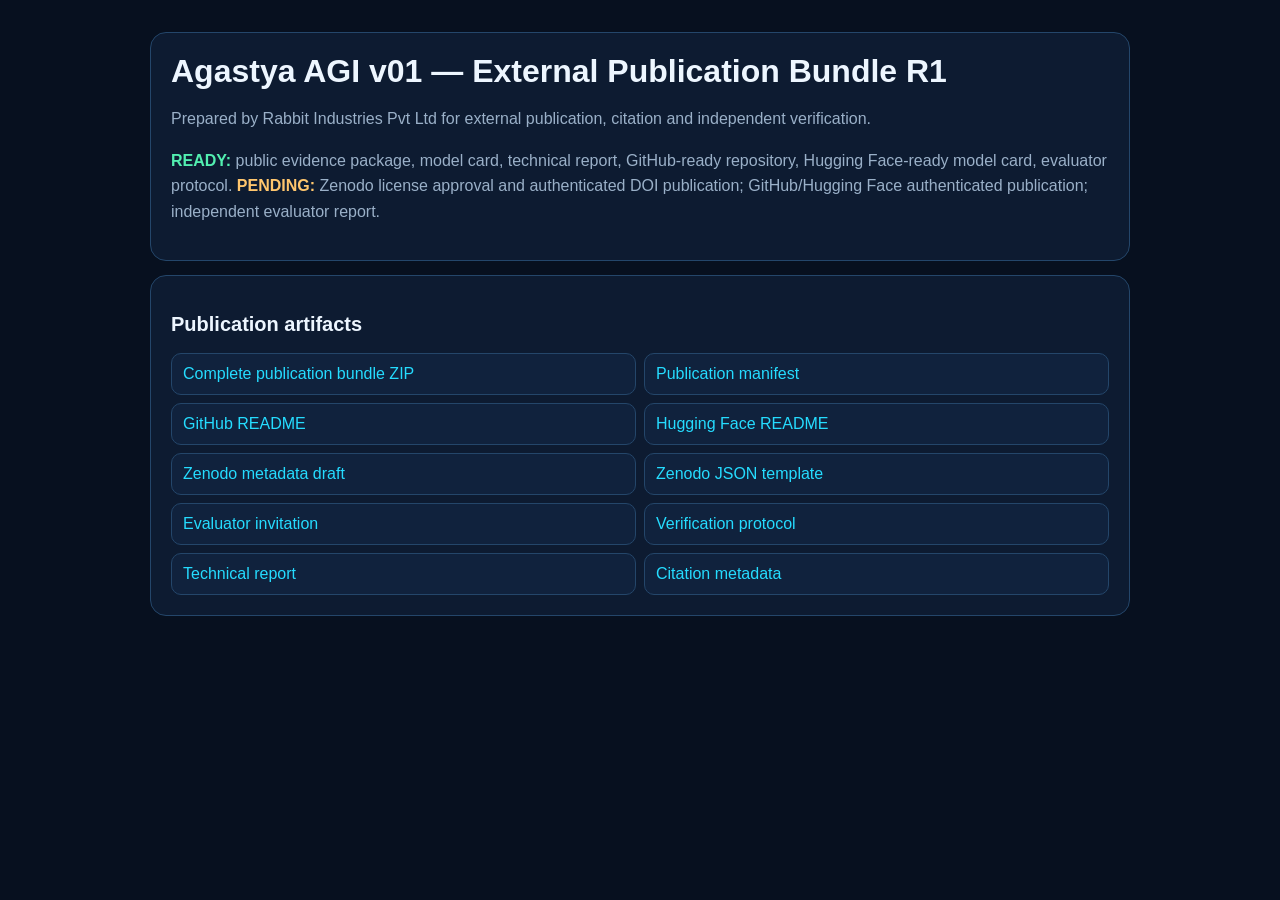
<file: index.html>
<!doctype html><html lang="en"><head><meta charset="utf-8"><meta name="viewport" content="width=device-width,initial-scale=1"><meta name="robots" content="index,follow"><title>Agastya AGI v01 — External Publication Bundle R1</title><style>body{margin:0;background:#07101f;color:#edf6ff;font-family:Arial,sans-serif}.w{max-width:980px;margin:auto;padding:32px 18px 60px}.c{background:#0d1b31;border:1px solid #24466a;border-radius:16px;padding:20px;margin-bottom:14px}h1{font-size:32px;margin:0 0 10px}h2{font-size:20px}p{color:#9ab0c8;line-height:1.6}.g{display:grid;grid-template-columns:repeat(2,minmax(0,1fr));gap:8px}a{display:block;padding:11px;border:1px solid #24466a;border-radius:10px;color:#25dcff;text-decoration:none;background:#10223d}.ok{color:#52efb0;font-weight:800}.wait{color:#ffc66d;font-weight:800}@media(max-width:700px){.g{grid-template-columns:1fr}h1{font-size:27px}}</style></head><body><main class="w"><section class="c"><h1>Agastya AGI v01 — External Publication Bundle R1</h1><p>Prepared by Rabbit Industries Pvt Ltd for external publication, citation and independent verification.</p><p><span class="ok">READY:</span> public evidence package, model card, technical report, GitHub-ready repository, Hugging Face-ready model card, evaluator protocol. <span class="wait">PENDING:</span> Zenodo license approval and authenticated DOI publication; GitHub/Hugging Face authenticated publication; independent evaluator report.</p></section><section class="c"><h2>Publication artifacts</h2><div class="g"><a href="agastya-publication-r1.zip">Complete publication bundle ZIP</a><a href="PUBLICATION-MANIFEST-R1.json">Publication manifest</a><a href="README-GITHUB.md">GitHub README</a><a href="README-HUGGINGFACE.md">Hugging Face README</a><a href="ZENODO-METADATA-DRAFT-R1.json">Zenodo metadata draft</a><a href=".zenodo.json.template">Zenodo JSON template</a><a href="INDEPENDENT-EVALUATOR-INVITATION-R1.md">Evaluator invitation</a><a href="INDEPENDENT-VERIFICATION-PROTOCOL-R1.md">Verification protocol</a><a href="TECHNICAL-REPORT-R1.md">Technical report</a><a href="CITATION.cff">Citation metadata</a></div></section></main></body></html>
</file>
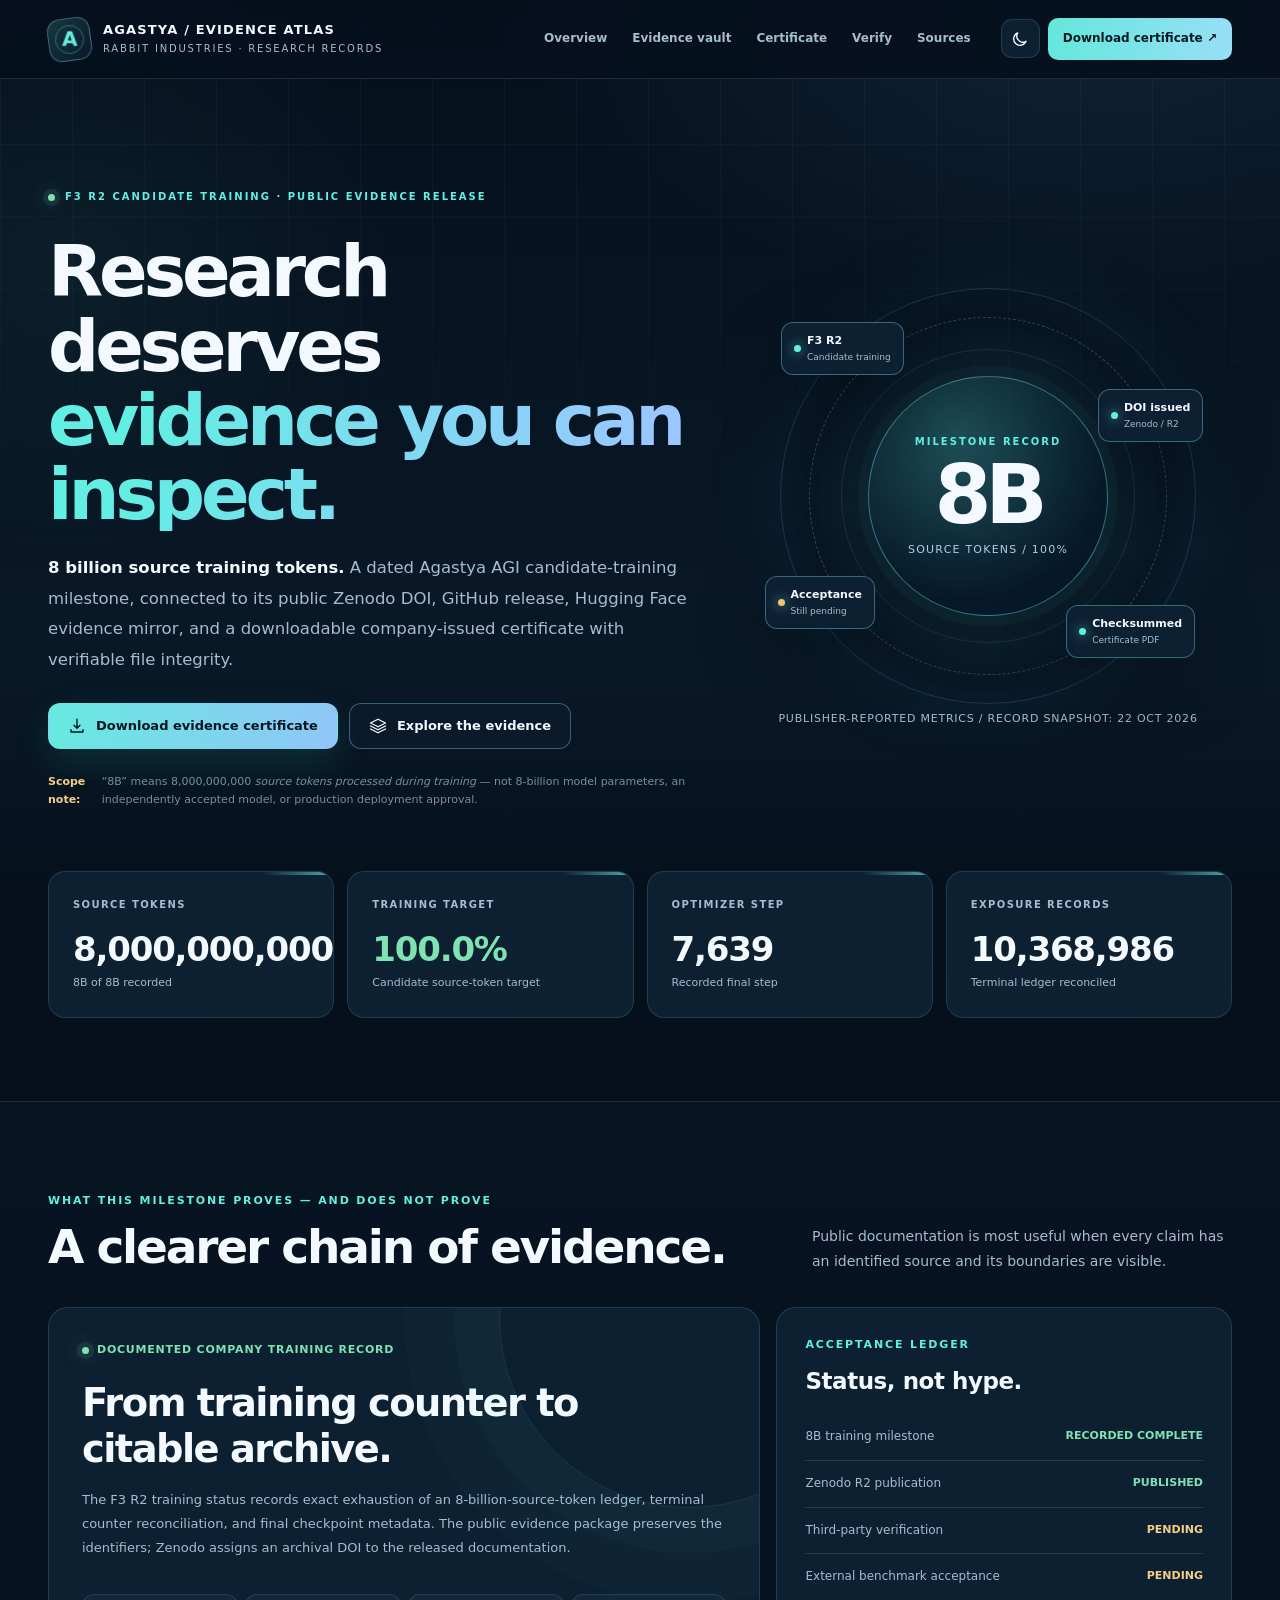
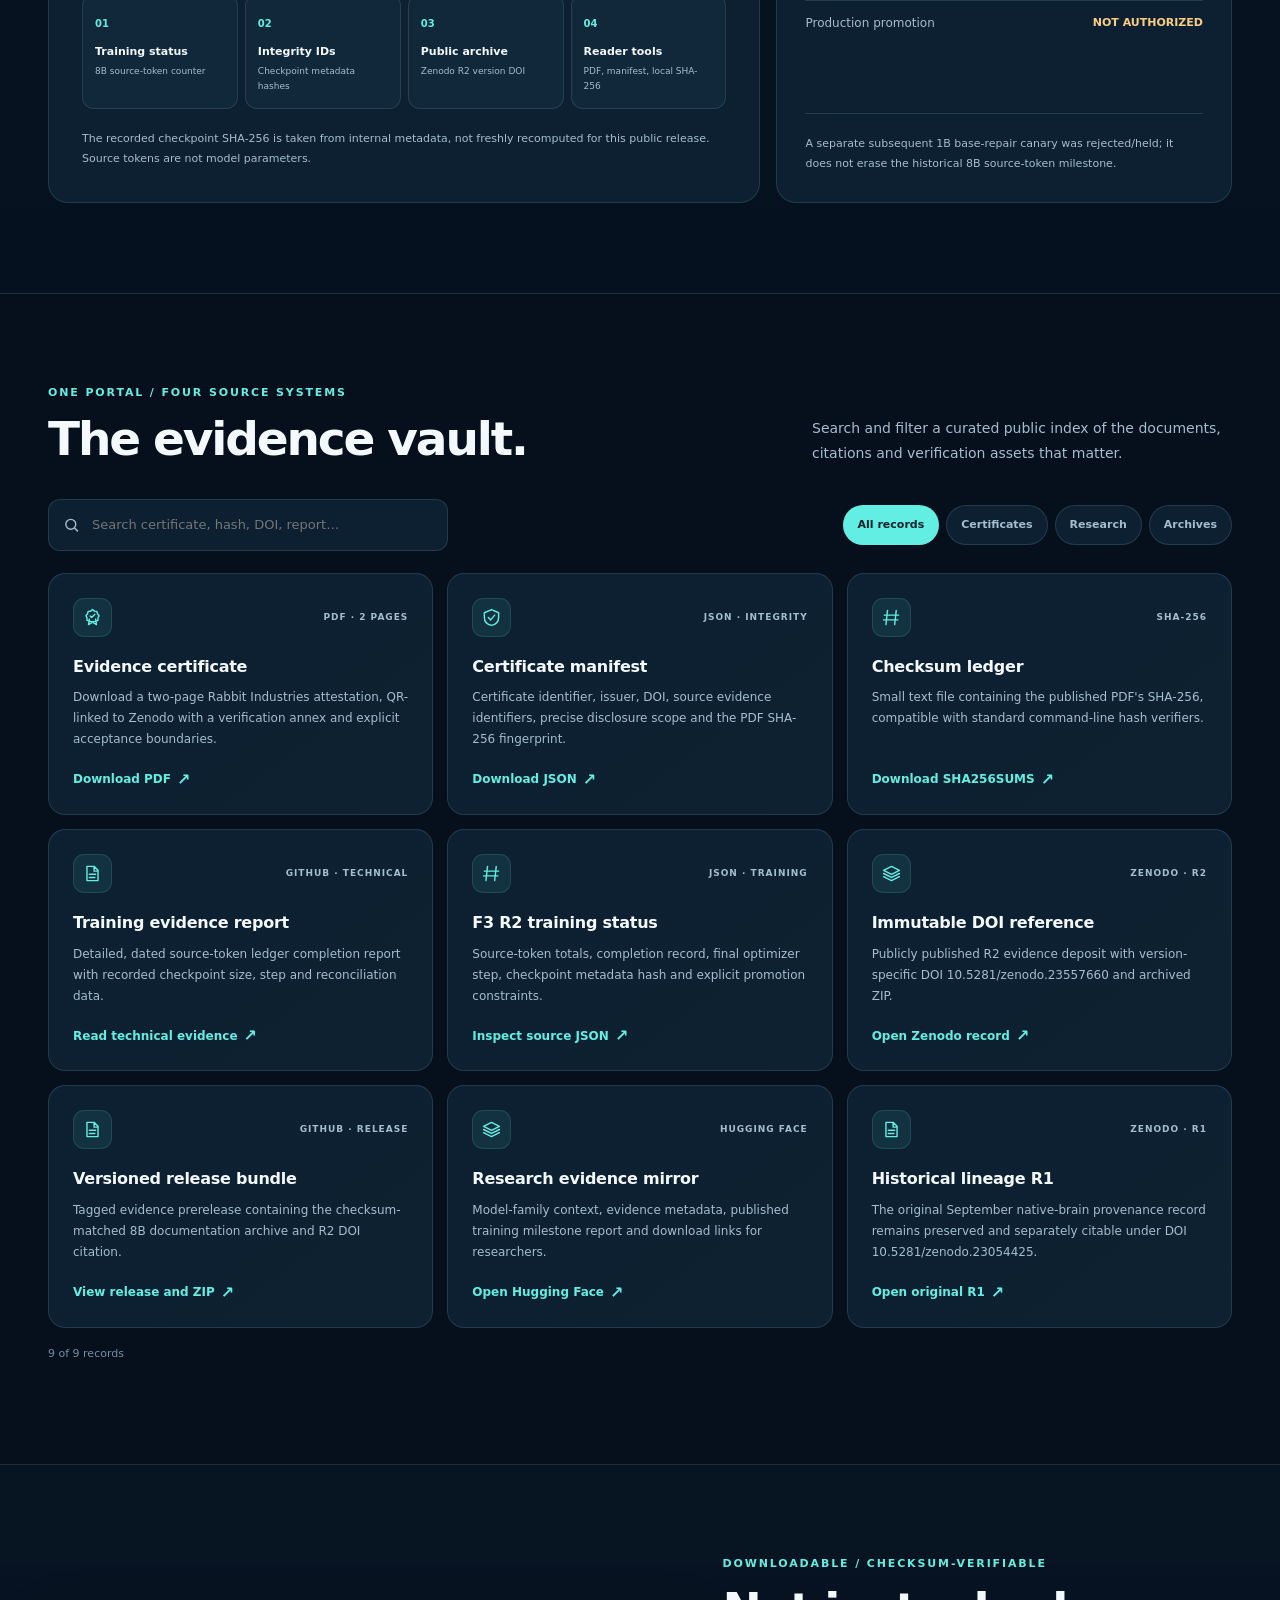
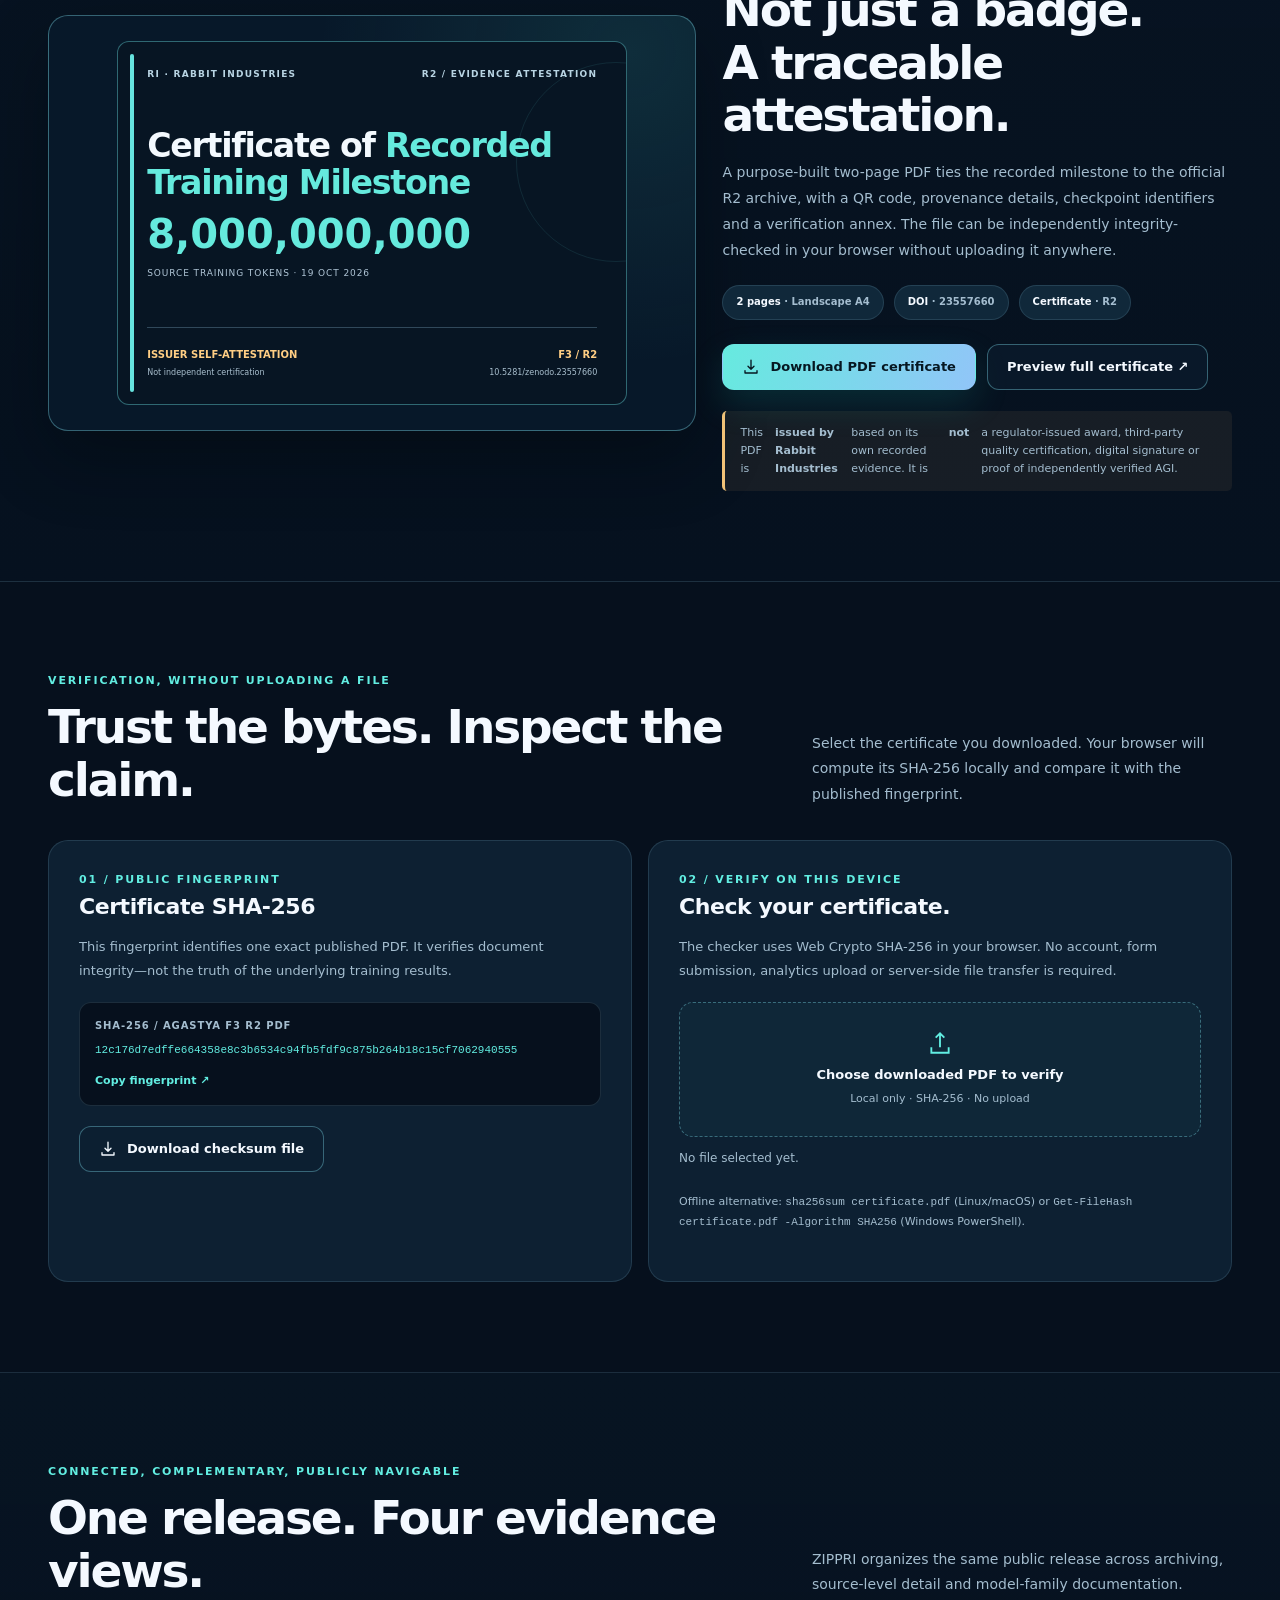
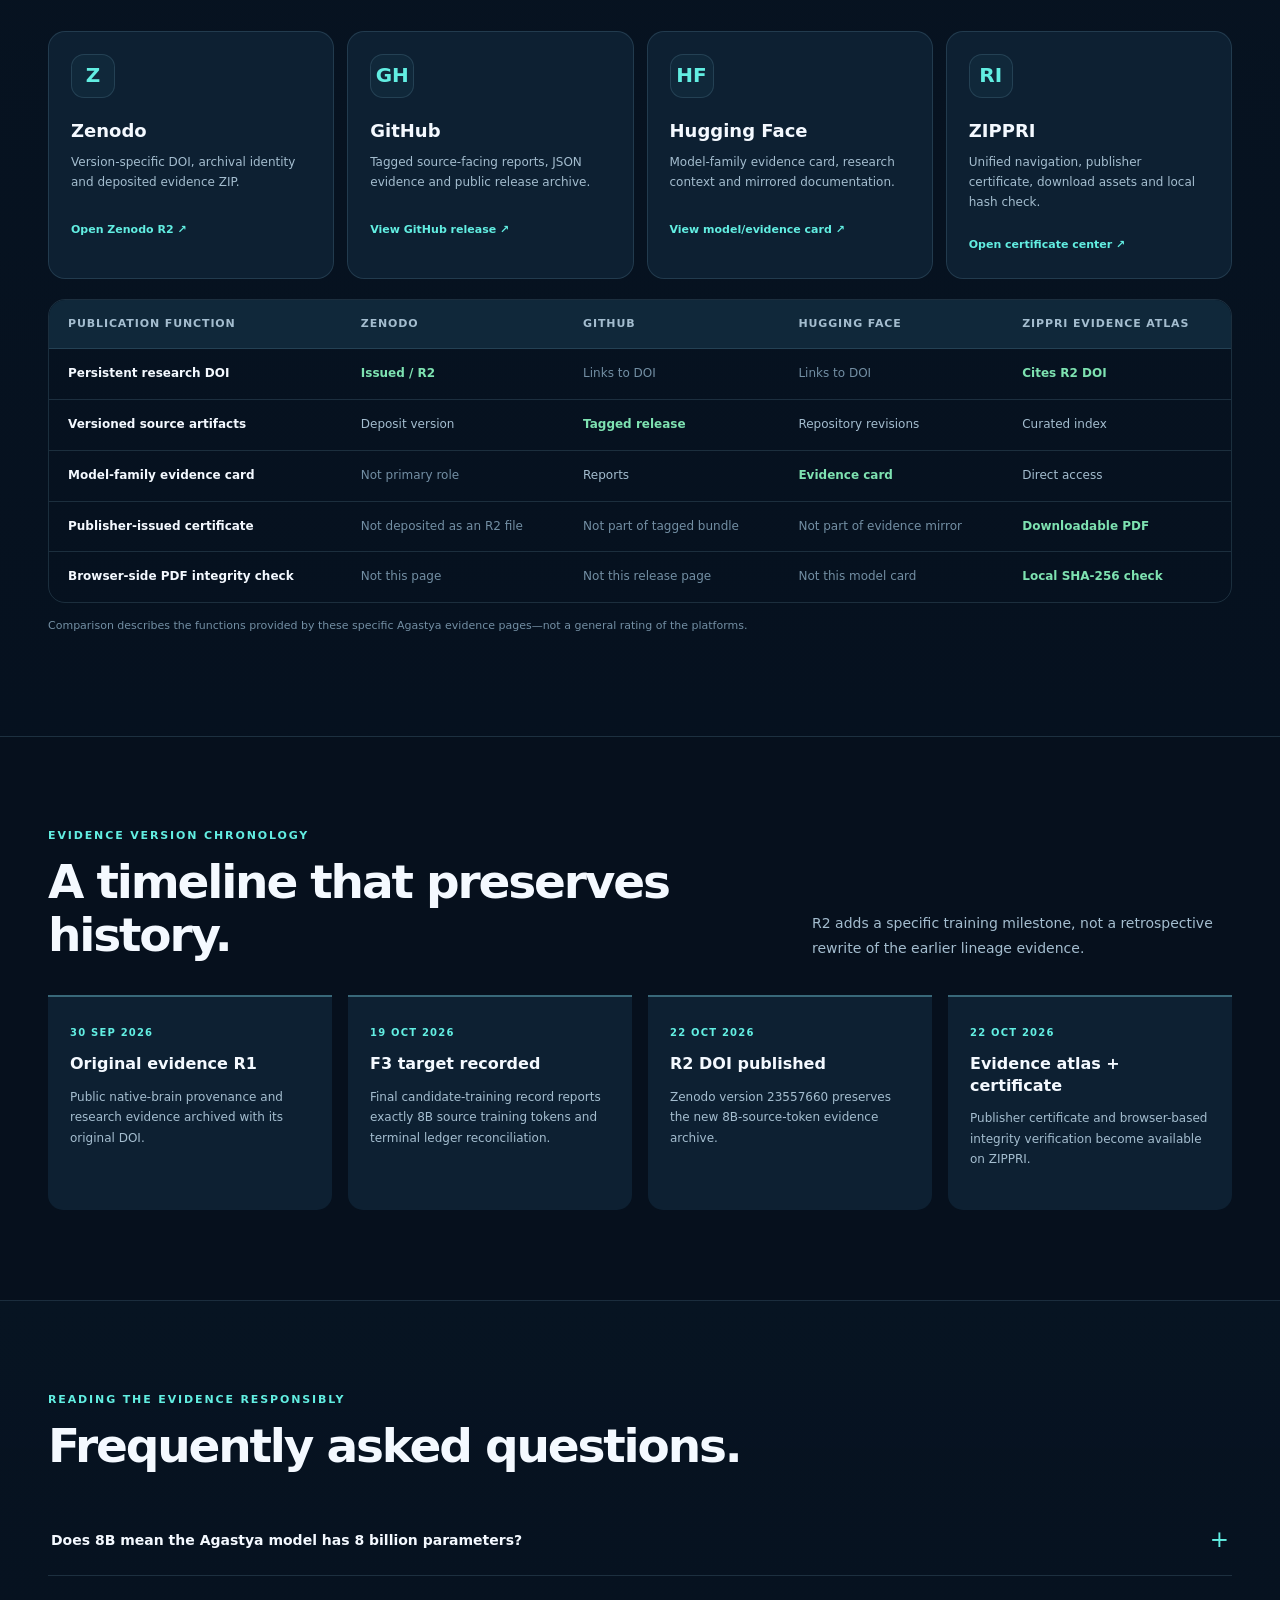
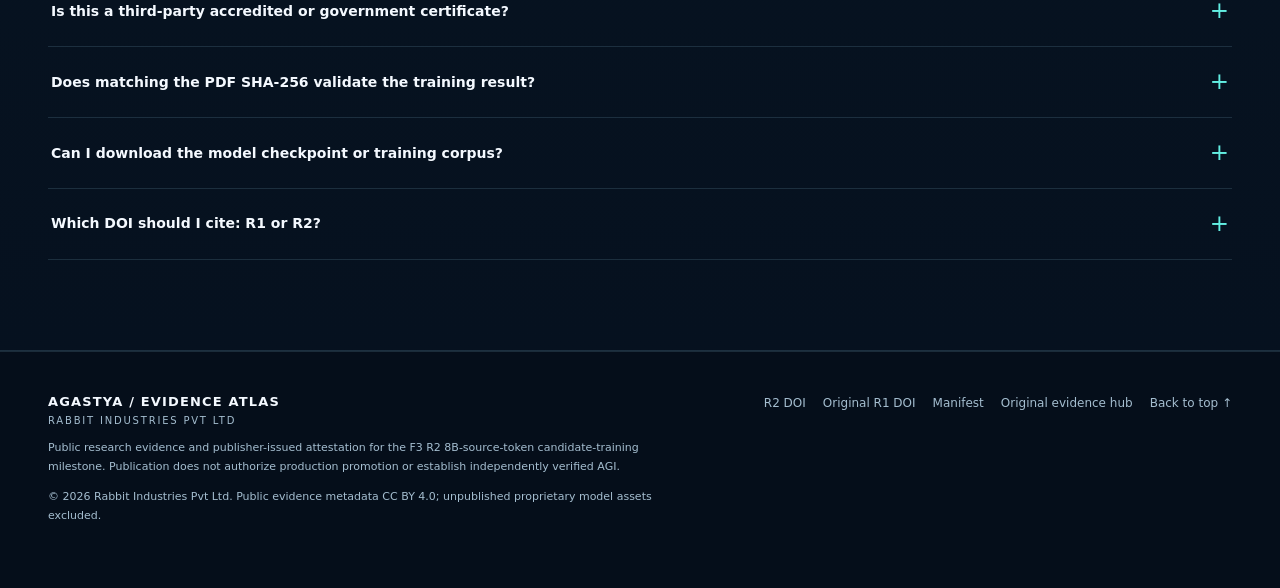
<file: site/f3-8b-evidence-atlas-r2/index.html>
<!doctype html>
<html lang="en" data-theme="dark">
<head>
<meta charset="utf-8">
<meta name="viewport" content="width=device-width,initial-scale=1">
<meta name="robots" content="index,follow">
<meta name="theme-color" content="#06101d">
<title>Agastya Evidence Atlas | F3 R2 8B Source-Token Milestone | Rabbit Industries</title>
<meta name="description" content="Explore the Agastya AGI F3 R2 8-billion-source-token candidate training evidence. Download publisher-issued evidence certificate, verify its SHA-256, inspect Zenodo R2 DOI, Hugging Face and GitHub archives.">
<meta property="og:type" content="website">
<meta property="og:title" content="Agastya Evidence Atlas | 8B Source-Token Milestone">
<meta property="og:description" content="An evidence atlas with a downloadable publisher-issued training milestone certificate, public archive and independent file integrity checker.">
<meta property="og:url" content="https://zippri.com/agastya-native-brain-evidence/f3-8b/">
<link rel="canonical" href="https://zippri.com/agastya-native-brain-evidence/f3-8b/">
<link rel="stylesheet" href="portal-v2.css?v=3">
<script defer src="portal-v2.js?v=2"></script>
<script type="application/ld+json">{"@context":"https://schema.org","@type":"Dataset","name":"Agastya AGI v01 - F3 R2 8B Source-Token Candidate Evidence","description":"Evidence for an internally recorded training milestone of eight billion source tokens, not eight billion model parameters. Independent model validation pending.","datePublished":"2026-10-22","creator":{"@type":"Organization","name":"Rabbit Industries Pvt Ltd"},"identifier":"https://doi.org/10.5281/zenodo.23557660","url":"https://zenodo.org/records/23557660","license":"https://creativecommons.org/licenses/by/4.0/","isBasedOn":"https://doi.org/10.5281/zenodo.23054425"}</script>
</head>
<body>
<a class="skip-link" href="#content">Skip to main content</a>
<div class="site-bg" aria-hidden="true"></div>
<svg xmlns="http://www.w3.org/2000/svg" style="display:none" aria-hidden="true">
<symbol id="ico-download" viewBox="0 0 24 24"><path d="M12 3v12m-4-4 4 4 4-4M4 17v3h16v-3"/></symbol>
<symbol id="ico-arrow" viewBox="0 0 24 24"><path d="M4 12h15m-6-6 6 6-6 6"/></symbol>
<symbol id="ico-file" viewBox="0 0 24 24"><path d="M5 3h9l5 5v13H5zM14 3v6h5M8 13h8M8 17h7"/></symbol>
<symbol id="ico-badge" viewBox="0 0 24 24"><path d="m8 14-1 7 5-3 5 3-1-7M12 2l2.4 2 3.1.3.8 3 2 2.4-1.4 2.8.1 3.1-3 1-4 1-4-1-3-1 .1-3.1-1.4-2.8 2-2.4.8-3 3.1-.3zM9 10l2 2 4-4"/></symbol>
<symbol id="ico-search" viewBox="0 0 24 24"><circle cx="11" cy="11" r="7"/><path d="m16 16 5 5"/></symbol>
<symbol id="ico-shield" viewBox="0 0 24 24"><path d="M12 2 21 6v6c0 6-4 9-9 10-5-1-9-4-9-10V6z"/><path d="m8 12 3 3 5-6"/></symbol>
<symbol id="ico-layers" viewBox="0 0 24 24"><path d="m2 8 10-5 10 5-10 5zM2 12l10 5 10-5M2 16l10 5 10-5"/></symbol>
<symbol id="ico-upload" viewBox="0 0 24 24"><path d="M12 16V3m-4 4 4-4 4 4M4 16v5h16v-5"/></symbol>
<symbol id="ico-moon" viewBox="0 0 24 24"><path d="M20 15a8 8 0 0 1-11-11 8.5 8.5 0 1 0 11 11z"/></symbol>
<symbol id="ico-menu" viewBox="0 0 24 24"><path d="M4 7h16M4 12h16M4 17h16"/></symbol>
<symbol id="ico-hash" viewBox="0 0 24 24"><path d="M7 3 5 21M18 3l-2 18M3 9h18M2 15h18"/></symbol>
</svg>
<header class="topbar">
<div class="shell">
  <a href="/agastya-native-brain-evidence/" class="brand" aria-label="Agastya Native Brain original R1 evidence">
    <span class="brand-crest"><b>A</b></span><span class="brand-copy"><strong>AGASTYA / EVIDENCE ATLAS</strong><small>RABBIT INDUSTRIES  ·  RESEARCH RECORDS</small></span>
  </a>
  <nav class="navlinks" id="primaryNavigation" aria-label="Main navigation">
    <a href="#overview">Overview</a><a href="#evidence">Evidence vault</a><a href="#certificate">Certificate</a><a href="#verify">Verify</a><a href="#sources">Sources</a>
  </nav>
  <div class="header-actions">
    <button type="button" id="themeToggle" class="icon-button" aria-label="Switch to light theme" title="Switch theme"><svg><use href="#ico-moon"/></svg></button>
    <a class="header-link" href="#certificate">Download certificate ↗</a>
    <button type="button" id="menuToggle" class="icon-button" aria-label="Open navigation" aria-controls="primaryNavigation" aria-expanded="false"><svg><use href="#ico-menu"/></svg></button>
  </div>
</div>
</header>

<main id="content">
<section class="hero" id="overview">
<div class="shell hero-inner">
  <div class="hero-copy">
    <div class="eyebrow"><span class="pulse-dot"></span> F3 R2 CANDIDATE TRAINING · PUBLIC EVIDENCE RELEASE</div>
    <h1>Research deserves <span class="gradient">evidence you can inspect.</span></h1>
    <p class="hero-lead"><strong>8 billion source training tokens.</strong> A dated Agastya AGI candidate-training milestone, connected to its public Zenodo DOI, GitHub release, Hugging Face evidence mirror, and a downloadable company-issued certificate with verifiable file integrity.</p>
    <div class="hero-cta">
      <a class="btn btn-primary" href="assets/Agastya-F3-8B-Source-Token-Evidence-Certificate-R2.pdf" download><svg><use href="#ico-download"/></svg> Download evidence certificate</a>
      <a class="btn btn-ghost" href="#evidence"><svg><use href="#ico-layers"/></svg> Explore the evidence</a>
    </div>
    <div class="hero-note"><strong>Scope note:</strong><span>“8B” means 8,000,000,000 <em>source tokens processed during training</em> — not 8-billion model parameters, an independently accepted model, or production deployment approval.</span></div>
  </div>
  <div class="hero-display" aria-label="Visual representation of the completed training source-token target">
    <div class="orbit">
      <div class="orbit-core"><span>MILESTONE RECORD</span><b>8B</b><small>SOURCE TOKENS / 100%</small></div>
      <div class="orbit-node n1"><span class="node-dot"></span><div>F3 R2<small>Candidate training</small></div></div>
      <div class="orbit-node n2"><span class="node-dot"></span><div>DOI issued<small>Zenodo / R2</small></div></div>
      <div class="orbit-node n3"><span class="node-dot"></span><div>Checksummed<small>Certificate PDF</small></div></div>
      <div class="orbit-node n4"><span class="node-dot" style="background:var(--gold)"></span><div>Acceptance<small>Still pending</small></div></div>
    </div>
    <div class="display-legend">PUBLISHER-REPORTED METRICS  /  RECORD SNAPSHOT: 22 OCT 2026</div>
  </div>
</div>
</section>

<section class="metrics" aria-label="Recorded training figures">
<div class="shell metrics-grid">
 <div class="metric"><div class="metric-label">SOURCE TOKENS</div><div class="metric-value">8,000,000,000</div><div class="metric-desc">8B of 8B recorded</div></div>
 <div class="metric"><div class="metric-label">TRAINING TARGET</div><div class="metric-value" style="color:var(--good)">100.0%</div><div class="metric-desc">Candidate source-token target</div></div>
 <div class="metric"><div class="metric-label">OPTIMIZER STEP</div><div class="metric-value">7,639</div><div class="metric-desc">Recorded final step</div></div>
 <div class="metric"><div class="metric-label">EXPOSURE RECORDS</div><div class="metric-value">10,368,986</div><div class="metric-desc">Terminal ledger reconciled</div></div>
</div>
</section>

<section class="section section-alt" id="proof">
<div class="shell">
  <div class="section-heading"><div><div class="kicker">What this milestone proves — and does not prove</div><h2>A clearer chain of evidence.</h2></div><p class="section-intro">Public documentation is most useful when every claim has an identified source and its boundaries are visible.</p></div>
  <div class="proof-grid">
    <div class="panel proof-main">
      <div class="proof-head"><span class="pulse-dot"></span> DOCUMENTED COMPANY TRAINING RECORD</div>
      <h3>From training counter to citable archive.</h3>
      <p>The F3 R2 training status records exact exhaustion of an 8-billion-source-token ledger, terminal counter reconciliation, and final checkpoint metadata. The public evidence package preserves the identifiers; Zenodo assigns an archival DOI to the released documentation.</p>
      <div class="chain" aria-label="Evidence provenance chain">
        <div class="chain-step"><b>01</b><strong>Training status</strong><span>8B source-token counter</span></div>
        <div class="chain-step"><b>02</b><strong>Integrity IDs</strong><span>Checkpoint metadata hashes</span></div>
        <div class="chain-step"><b>03</b><strong>Public archive</strong><span>Zenodo R2 version DOI</span></div>
        <div class="chain-step"><b>04</b><strong>Reader tools</strong><span>PDF, manifest, local SHA-256</span></div>
      </div>
      <p style="margin:0;font-size:11px">The recorded checkpoint SHA-256 is taken from internal metadata, not freshly recomputed for this public release. Source tokens are not model parameters.</p>
    </div>
    <div class="panel proof-side">
      <div><div class="kicker">Acceptance ledger</div><h3 style="font-size:23px;letter-spacing:-.02em;margin:9px 0 13px">Status, not hype.</h3>
       <div class="proof-status"><div class="status-line"><span>8B training milestone</span><strong class="good">RECORDED COMPLETE</strong></div></div>
       <div class="proof-status"><div class="status-line"><span>Zenodo R2 publication</span><strong class="good">PUBLISHED</strong></div></div>
       <div class="proof-status"><div class="status-line"><span>Third-party verification</span><strong class="warn">PENDING</strong></div></div>
       <div class="proof-status"><div class="status-line"><span>External benchmark acceptance</span><strong class="warn">PENDING</strong></div></div>
       <div class="proof-status"><div class="status-line"><span>Production promotion</span><strong class="warn">NOT AUTHORIZED</strong></div></div>
      </div>
      <p class="footnote">A separate subsequent 1B base-repair canary was rejected/held; it does not erase the historical 8B source-token milestone.</p>
    </div>
  </div>
</div>
</section>

<section class="section" id="evidence">
<div class="shell">
  <div class="section-heading"><div><div class="kicker">One portal / four source systems</div><h2>The evidence vault.</h2></div><p class="section-intro">Search and filter a curated public index of the documents, citations and verification assets that matter.</p></div>
  <div class="vault-tools">
    <label class="search-wrap"><svg aria-hidden="true"><use href="#ico-search"/></svg><input id="artifactSearch" type="search" autocomplete="off" placeholder="Search certificate, hash, DOI, report…" aria-label="Search evidence records"></label>
    <div class="filters" aria-label="Filter evidence records">
      <button class="filter" type="button" data-filter="all" aria-pressed="true">All records</button>
      <button class="filter" type="button" data-filter="certificate" aria-pressed="false">Certificates</button>
      <button class="filter" type="button" data-filter="research" aria-pressed="false">Research</button>
      <button class="filter" type="button" data-filter="archive" aria-pressed="false">Archives</button>
    </div>
  </div>
  <div class="vault-grid" id="artifactGrid">
    <article class="artifact" data-category="certificate" data-title="Publisher-issued evidence certificate PDF"><div class="artifact-top"><div class="art-icon"><svg><use href="#ico-badge"/></svg></div><span class="art-tag">PDF · 2 pages</span></div><h3>Evidence certificate</h3><p>Download a two-page Rabbit Industries attestation, QR-linked to Zenodo with a verification annex and explicit acceptance boundaries.</p><a href="assets/Agastya-F3-8B-Source-Token-Evidence-Certificate-R2.pdf" download>Download PDF</a></article>
    <article class="artifact" data-category="certificate" data-title="Machine-readable certificate verification manifest"><div class="artifact-top"><div class="art-icon"><svg><use href="#ico-shield"/></svg></div><span class="art-tag">JSON · Integrity</span></div><h3>Certificate manifest</h3><p>Certificate identifier, issuer, DOI, source evidence identifiers, precise disclosure scope and the PDF SHA-256 fingerprint.</p><a href="assets/certificate-manifest.json" download>Download JSON</a></article>
    <article class="artifact" data-category="certificate" data-title="Certificate SHA256SUMS checksum plaintext"><div class="artifact-top"><div class="art-icon"><svg><use href="#ico-hash"/></svg></div><span class="art-tag">SHA-256</span></div><h3>Checksum ledger</h3><p>Small text file containing the published PDF's SHA-256, compatible with standard command-line hash verifiers.</p><a href="assets/SHA256SUMS.txt" download>Download SHA256SUMS</a></article>
    <article class="artifact" data-category="research" data-title="8 billion token F3 candidate training technical report"><div class="artifact-top"><div class="art-icon"><svg><use href="#ico-file"/></svg></div><span class="art-tag">GitHub · Technical</span></div><h3>Training evidence report</h3><p>Detailed, dated source-token ledger completion report with recorded checkpoint size, step and reconciliation data.</p><a href="https://github.com/RabbitIndustries/agastya-native-brain-evidence/blob/main/milestones/F3-8B-source-tokens-2026-10-19/README.md" target="_blank" rel="noopener noreferrer">Read technical evidence</a></article>
    <article class="artifact" data-category="research" data-title="Machine readable training status JSON"><div class="artifact-top"><div class="art-icon"><svg><use href="#ico-hash"/></svg></div><span class="art-tag">JSON · Training</span></div><h3>F3 R2 training status</h3><p>Source-token totals, completion record, final optimizer step, checkpoint metadata hash and explicit promotion constraints.</p><a href="https://github.com/RabbitIndustries/agastya-native-brain-evidence/blob/main/milestones/F3-8B-source-tokens-2026-10-19/STATUS-R1.json" target="_blank" rel="noopener noreferrer">Inspect source JSON</a></article>
    <article class="artifact" data-category="archive" data-title="Zenodo new version DOI record archive"><div class="artifact-top"><div class="art-icon"><svg><use href="#ico-layers"/></svg></div><span class="art-tag">Zenodo · R2</span></div><h3>Immutable DOI reference</h3><p>Publicly published R2 evidence deposit with version-specific DOI 10.5281/zenodo.23557660 and archived ZIP.</p><a href="https://zenodo.org/records/23557660" target="_blank" rel="noopener noreferrer">Open Zenodo record</a></article>
    <article class="artifact" data-category="archive" data-title="GitHub 8B evidence tag prerelease downloadable archive"><div class="artifact-top"><div class="art-icon"><svg><use href="#ico-file"/></svg></div><span class="art-tag">GitHub · Release</span></div><h3>Versioned release bundle</h3><p>Tagged evidence prerelease containing the checksum-matched 8B documentation archive and R2 DOI citation.</p><a href="https://github.com/RabbitIndustries/agastya-native-brain-evidence/releases/tag/v1.1.0-f3-8b-token-evidence-r1" target="_blank" rel="noopener noreferrer">View release and ZIP</a></article>
    <article class="artifact" data-category="research archive" data-title="Hugging Face evidence mirror model card"><div class="artifact-top"><div class="art-icon"><svg><use href="#ico-layers"/></svg></div><span class="art-tag">Hugging Face</span></div><h3>Research evidence mirror</h3><p>Model-family context, evidence metadata, published training milestone report and download links for researchers.</p><a href="https://huggingface.co/RabbitIndustries/Agastya-AGI-v01-Evidence" target="_blank" rel="noopener noreferrer">Open Hugging Face</a></article>
    <article class="artifact" data-category="archive research" data-title="Historical R1 provenance and original DOI"><div class="artifact-top"><div class="art-icon"><svg><use href="#ico-file"/></svg></div><span class="art-tag">Zenodo · R1</span></div><h3>Historical lineage R1</h3><p>The original September native-brain provenance record remains preserved and separately citable under DOI 10.5281/zenodo.23054425.</p><a href="https://zenodo.org/records/23054425" target="_blank" rel="noopener noreferrer">Open original R1</a></article>
  </div>
  <p class="vault-empty" id="vaultEmpty" hidden>No matching records. Try a different search or choose “All records”.</p>
  <p style="color:var(--low);font-size:11px;margin-top:17px" id="vaultCount" aria-live="polite">9 of 9 records</p>
</div>
</section>

<section class="section section-alt" id="certificate">
<div class="shell certificate-grid">
  <div class="cert-display" aria-label="Visual preview of the publisher-issued evidence certificate">
    <div class="cert-paper">
      <div class="cert-paper-header"><span>RI · RABBIT INDUSTRIES</span><span>R2 / EVIDENCE ATTESTATION</span></div>
      <div><h3>Certificate of <span>Recorded Training Milestone</span></h3><strong>8,000,000,000</strong><span class="mini">SOURCE TRAINING TOKENS · 19 OCT 2026</span></div>
      <div class="cert-paper-foot"><div><b>ISSUER SELF-ATTESTATION</b><small>Not independent certification</small></div><div style="text-align:right"><b>F3 / R2</b><small>10.5281/zenodo.23557660</small></div></div>
    </div>
  </div>
  <div class="certificate-copy">
    <div class="kicker">Downloadable / checksum-verifiable</div>
    <h2>Not just a badge.<br>A traceable attestation.</h2>
    <p>A purpose-built two-page PDF ties the recorded milestone to the official R2 archive, with a QR code, provenance details, checkpoint identifiers and a verification annex. The file can be independently integrity-checked in your browser without uploading it anywhere.</p>
    <div class="cert-info">
      <span class="pill"><strong>2 pages</strong> · Landscape A4</span>
      <span class="pill"><strong>DOI</strong> · 23557660</span>
      <span class="pill"><strong>Certificate</strong> · R2</span>
    </div>
    <div class="hero-cta">
      <a class="btn btn-primary" href="assets/Agastya-F3-8B-Source-Token-Evidence-Certificate-R2.pdf" download><svg><use href="#ico-download"/></svg> Download PDF certificate</a>
      <a class="btn btn-ghost" target="_blank" rel="noopener noreferrer" href="assets/Agastya-F3-8B-Source-Token-Evidence-Certificate-R2.pdf">Preview full certificate ↗</a>
    </div>
    <div class="notice">This PDF is <strong>issued by Rabbit Industries</strong> based on its own recorded evidence. It is <strong>not</strong> a regulator-issued award, third-party quality certification, digital signature or proof of independently verified AGI.</div>
  </div>
</div>
</section>

<section class="section" id="verify">
<div class="shell">
  <div class="section-heading"><div><div class="kicker">Verification, without uploading a file</div><h2>Trust the bytes. Inspect the claim.</h2></div><p class="section-intro">Select the certificate you downloaded. Your browser will compute its SHA-256 locally and compare it with the published fingerprint.</p></div>
  <div class="verify-layout">
    <div class="panel verify-card">
      <div class="kicker">01 / Public fingerprint</div><h3>Certificate SHA-256</h3>
      <p>This fingerprint identifies one exact published PDF. It verifies document integrity—not the truth of the underlying training results.</p>
      <div class="hash-box"><span class="hash-label">SHA-256 / Agastya F3 R2 PDF</span><div class="hash-val" id="expectedHash">12c176d7edffe664358e8c3b6534c94fb5fdf9c875b264b18c15cf7062940555</div><button type="button" class="copy-inline" data-copy="12c176d7edffe664358e8c3b6534c94fb5fdf9c875b264b18c15cf7062940555">Copy fingerprint ↗</button></div>
      <a class="btn btn-ghost" href="assets/SHA256SUMS.txt" download><svg><use href="#ico-download"/></svg> Download checksum file</a>
    </div>
    <div class="panel verify-card">
      <div class="kicker">02 / Verify on this device</div><h3>Check your certificate.</h3>
      <p>The checker uses Web Crypto SHA-256 in your browser. No account, form submission, analytics upload or server-side file transfer is required.</p>
      <label class="file-drop"><svg><use href="#ico-upload"/></svg><strong>Choose downloaded PDF to verify</strong><small>Local only · SHA-256 · No upload</small><input id="certificateInput" type="file" accept="application/pdf,.pdf" data-sha256="12c176d7edffe664358e8c3b6534c94fb5fdf9c875b264b18c15cf7062940555" aria-label="Choose certificate PDF to verify"></label>
      <div id="verifyResult" role="status" aria-live="polite">No file selected yet.</div>
      <p style="font-size:11px;margin-top:13px">Offline alternative: <code>sha256sum certificate.pdf</code> (Linux/macOS) or <code>Get-FileHash certificate.pdf -Algorithm SHA256</code> (Windows PowerShell).</p>
    </div>
  </div>
</div>
</section>

<section class="section section-alt" id="sources">
<div class="shell">
  <div class="section-heading"><div><div class="kicker">Connected, complementary, publicly navigable</div><h2>One release. Four evidence views.</h2></div><p class="section-intro">ZIPPRI organizes the same public release across archiving, source-level detail and model-family documentation.</p></div>
  <div class="source-grid">
    <article class="source-card"><div class="logo">Z</div><h3>Zenodo</h3><p>Version-specific DOI, archival identity and deposited evidence ZIP.</p><a href="https://zenodo.org/records/23557660" target="_blank" rel="noopener noreferrer">Open Zenodo R2 ↗</a></article>
    <article class="source-card"><div class="logo">GH</div><h3>GitHub</h3><p>Tagged source-facing reports, JSON evidence and public release archive.</p><a href="https://github.com/RabbitIndustries/agastya-native-brain-evidence/releases/tag/v1.1.0-f3-8b-token-evidence-r1" target="_blank" rel="noopener noreferrer">View GitHub release ↗</a></article>
    <article class="source-card"><div class="logo">HF</div><h3>Hugging Face</h3><p>Model-family evidence card, research context and mirrored documentation.</p><a href="https://huggingface.co/RabbitIndustries/Agastya-AGI-v01-Evidence" target="_blank" rel="noopener noreferrer">View model/evidence card ↗</a></article>
    <article class="source-card"><div class="logo">RI</div><h3>ZIPPRI</h3><p>Unified navigation, publisher certificate, download assets and local hash check.</p><a href="#certificate">Open certificate center ↗</a></article>
  </div>
  <div class="compare-wrap" role="region" aria-label="Evidence platform feature comparison" tabindex="0">
    <table class="compare-table">
      <thead><tr><th>Publication function</th><th>Zenodo</th><th>GitHub</th><th>Hugging Face</th><th>ZIPPRI Evidence Atlas</th></tr></thead>
      <tbody>
        <tr><td>Persistent research DOI</td><td class="yes">Issued / R2</td><td class="no">Links to DOI</td><td class="no">Links to DOI</td><td class="yes">Cites R2 DOI</td></tr>
        <tr><td>Versioned source artifacts</td><td>Deposit version</td><td class="yes">Tagged release</td><td>Repository revisions</td><td>Curated index</td></tr>
        <tr><td>Model-family evidence card</td><td class="no">Not primary role</td><td>Reports</td><td class="yes">Evidence card</td><td>Direct access</td></tr>
        <tr><td>Publisher-issued certificate</td><td class="no">Not deposited as an R2 file</td><td class="no">Not part of tagged bundle</td><td class="no">Not part of evidence mirror</td><td class="yes">Downloadable PDF</td></tr>
        <tr><td>Browser-side PDF integrity check</td><td class="no">Not this page</td><td class="no">Not this release page</td><td class="no">Not this model card</td><td class="yes">Local SHA-256 check</td></tr>
      </tbody>
    </table>
  </div>
  <p style="margin-top:14px;font-size:11px;color:var(--low)">Comparison describes the functions provided by these specific Agastya evidence pages—not a general rating of the platforms.</p>
</div>
</section>

<section class="section" id="timeline">
<div class="shell">
  <div class="section-heading"><div><div class="kicker">Evidence version chronology</div><h2>A timeline that preserves history.</h2></div><p class="section-intro">R2 adds a specific training milestone, not a retrospective rewrite of the earlier lineage evidence.</p></div>
  <div class="timeline">
    <div class="timeline-item"><div class="timeline-date">30 SEP 2026</div><h3>Original evidence R1</h3><p>Public native-brain provenance and research evidence archived with its original DOI.</p></div>
    <div class="timeline-item"><div class="timeline-date">19 OCT 2026</div><h3>F3 target recorded</h3><p>Final candidate-training record reports exactly 8B source training tokens and terminal ledger reconciliation.</p></div>
    <div class="timeline-item"><div class="timeline-date">22 OCT 2026</div><h3>R2 DOI published</h3><p>Zenodo version 23557660 preserves the new 8B-source-token evidence archive.</p></div>
    <div class="timeline-item"><div class="timeline-date">22 OCT 2026</div><h3>Evidence atlas + certificate</h3><p>Publisher certificate and browser-based integrity verification become available on ZIPPRI.</p></div>
  </div>
</div>
</section>

<section class="section section-alt" id="faq">
<div class="shell">
  <div class="section-heading"><div><div class="kicker">Reading the evidence responsibly</div><h2>Frequently asked questions.</h2></div></div>
  <details class="faq"><summary>Does 8B mean the Agastya model has 8 billion parameters?</summary><p>No. Here 8B refers to 8,000,000,000 recorded <strong>source training tokens</strong>, not the number of model parameters. Model architecture and parameter-count evidence must be evaluated separately.</p></details>
  <details class="faq"><summary>Is this a third-party accredited or government certificate?</summary><p>No. The PDF is a <strong>Rabbit Industries publisher-issued attestation</strong> of its documented training milestone. Neither ZIPPRI nor Zenodo is acting as an independent model-certification authority by hosting these records.</p></details>
  <details class="faq"><summary>Does matching the PDF SHA-256 validate the training result?</summary><p>No. An exact SHA-256 match only confirms that a downloaded PDF is byte-for-byte identical to the PDF the publisher released. It does not independently prove the underlying model training, quality, safety or deployment readiness.</p></details>
  <details class="faq"><summary>Can I download the model checkpoint or training corpus?</summary><p>Not from this evidence portal. The published package contains documentation and selected metadata only. Proprietary checkpoints, full tokenizer assets, training source and private data remain excluded from the public release.</p></details>
  <details class="faq"><summary>Which DOI should I cite: R1 or R2?</summary><p>For the <strong>8B-source-token candidate-training milestone</strong>, cite <a href="https://doi.org/10.5281/zenodo.23557660" target="_blank" rel="noopener noreferrer">10.5281/zenodo.23557660</a>. For the original September native-brain provenance evidence, cite <a href="https://doi.org/10.5281/zenodo.23054425" target="_blank" rel="noopener noreferrer">10.5281/zenodo.23054425</a>. Both belong to concept DOI 10.5281/zenodo.23054424.</p></details>
</div>
</section>
</main>

<footer class="footer"><div class="shell footer-inner">
  <div><div class="brand-copy"><strong>AGASTYA / EVIDENCE ATLAS</strong><small>RABBIT INDUSTRIES PVT LTD</small></div><p class="sub">Public research evidence and publisher-issued attestation for the F3 R2 8B-source-token candidate-training milestone. Publication does not authorize production promotion or establish independently verified AGI.</p><p class="sub">© <span id="footerYear">2026</span> Rabbit Industries Pvt Ltd. Public evidence metadata CC BY 4.0; unpublished proprietary model assets excluded.</p></div>
  <nav class="footer-links" aria-label="Source and footer links"><a href="https://doi.org/10.5281/zenodo.23557660">R2 DOI</a><a href="https://doi.org/10.5281/zenodo.23054425">Original R1 DOI</a><a href="assets/certificate-manifest.json">Manifest</a><a href="/agastya-native-brain-evidence/">Original evidence hub</a><a href="#overview">Back to top ↑</a></nav>
</div></footer>
<div id="toast" class="toast" role="status" aria-live="polite"></div>
</body>
</html>
</file>
<file: site/f3-8b-evidence-atlas-r2/portal-v2.css>
@charset "UTF-8";
:root{
  color-scheme:dark;
  --bg:#06101d;--bg2:#091827;--panel:#0d2032;--panel2:#10283a;--surface:#0d2131;
  --line:rgba(137,189,214,.17);--line-strong:rgba(124,217,232,.39);
  --ink:#f4f9ff;--muted:#a4bdcf;--low:#738fa4;
  --teal:#62eee2;--blue:#63bcf7;--gold:#f2c277;--lavender:#bdadff;
  --good:#7ee2b1;--warning:#f9ce82;--shadow:0 26px 70px rgba(0,0,0,.30);
  --radi:20px;--max:1240px;
}
:root[data-theme="light"]{
  color-scheme:light;--bg:#f5f9ff;--bg2:#eaf2fa;--panel:#ffffff;--panel2:#f0f7fb;--surface:#ffffff;
  --line:rgba(18,68,104,.16);--line-strong:rgba(9,109,143,.34);
  --ink:#0f2639;--muted:#526c7e;--low:#748b9e;--teal:#007d8b;--blue:#136db2;--gold:#99610a;--lavender:#6655ad;
  --good:#0f8663;--warning:#8c5712;--shadow:0 25px 70px rgba(46,82,111,.12);
}
*,*::before,*::after{box-sizing:border-box}html{scroll-behavior:smooth;scroll-padding-top:110px}
body{margin:0;min-width:320px;color:var(--ink);background:var(--bg);font-family:Inter,"Segoe UI",system-ui,-apple-system,sans-serif;line-height:1.65;-webkit-font-smoothing:antialiased}
a{color:inherit;text-decoration:none}button,input{font:inherit}
button{cursor:pointer}button:disabled{cursor:not-allowed;opacity:.5}
:focus-visible{outline:3px solid var(--teal);outline-offset:4px}
a:hover{color:var(--teal)}button:hover{filter:brightness(1.07)}
::selection{background:var(--teal);color:var(--bg)}
.site-bg{position:fixed;inset:0;z-index:-1;pointer-events:none;background:
radial-gradient(ellipse 52% 38% at 86% 0%,rgba(68,140,197,.15),transparent 88%),
radial-gradient(ellipse 30% 40% at 5% 28%,rgba(58,170,155,.075),transparent 85%),
linear-gradient(180deg,var(--bg),var(--bg2) 74%,var(--bg))}
.site-bg::after{content:"";position:absolute;inset:0;background-image:linear-gradient(to right,rgba(140,216,240,.055) 1px,transparent 1px),linear-gradient(to bottom,rgba(140,216,240,.042) 1px,transparent 1px);background-size:72px 72px;mask-image:linear-gradient(180deg,#000 0,transparent 70%)}
.shell{max-width:var(--max);margin:0 auto;padding:0 28px}
.skip-link{position:absolute;top:-100px;left:20px;z-index:999;background:var(--teal);color:#042333;padding:12px 18px}
.skip-link:focus{top:12px}
.topbar{position:sticky;top:0;z-index:60;backdrop-filter:blur(24px);-webkit-backdrop-filter:blur(24px);background:color-mix(in srgb,var(--bg) 90%,transparent);border-bottom:1px solid var(--line)}
.topbar .shell{display:flex;align-items:center;gap:30px;min-height:78px}
.brand{display:flex;align-items:center;gap:12px;flex-shrink:0}
.brand-crest{position:relative;width:43px;height:43px;display:grid;place-items:center;border:1px solid var(--line-strong);border-radius:13px;transform:rotate(-8deg);background:linear-gradient(135deg,rgba(98,238,226,.18),rgba(101,146,250,.06))}
.brand-crest:before{content:"";position:absolute;inset:6px;border:1px solid rgba(98,238,226,.35);border-radius:50%}
.brand-crest b{font-size:20px;color:var(--teal);transform:rotate(8deg);font-weight:850}
.brand-copy{line-height:1.22;display:block}.brand-copy strong{font-size:13px;letter-spacing:.09em;display:block}.brand-copy small{font-size:10px;letter-spacing:.18em;color:var(--muted);display:block;margin-top:5px}
.navlinks{display:flex;align-items:center;gap:25px;margin-left:auto}
.navlinks a{color:var(--muted);font-size:12px;font-weight:720;white-space:nowrap;transition:color .2s}
.navlinks a:hover{color:var(--teal)}
.header-actions{display:flex;align-items:center;gap:8px}
.icon-button{border:1px solid var(--line);background:var(--panel);color:var(--ink);width:39px;height:39px;display:inline-grid;place-items:center;border-radius:11px}
.icon-button svg{width:18px;height:18px;stroke:currentColor;fill:none;stroke-width:1.8;stroke-linecap:round;stroke-linejoin:round}
#menuToggle{display:none}
.header-link{background:linear-gradient(100deg,#64e7db,#98dff6);color:#061b24 !important;border-radius:10px;padding:11px 15px;font-size:12px;font-weight:850;white-space:nowrap}
.hero{position:relative;padding:104px 0 52px;overflow:hidden}
.hero-inner{display:grid;grid-template-columns:minmax(0,1.15fr) minmax(360px,.85fr);gap:36px;align-items:center}
.eyebrow{display:inline-flex;align-items:center;gap:10px;color:var(--teal);font-size:10px;letter-spacing:.2em;font-weight:850}
.pulse-dot{width:7px;height:7px;background:var(--good);border-radius:50%;box-shadow:0 0 0 5px rgba(125,224,177,.09),0 0 18px rgba(125,224,177,.5)}
.hero h1{font-size:clamp(44px,5.6vw,78px);line-height:1.035;letter-spacing:-.058em;margin:25px 0 22px;max-width:820px;font-weight:840}
.hero h1 .gradient{display:block;background:linear-gradient(105deg,var(--teal) 8%,#9ac7ff 54%,var(--lavender) 92%);background-clip:text;-webkit-background-clip:text;color:transparent}
.hero-lead{font-size:16.5px;max-width:650px;color:var(--muted);line-height:1.85;margin:0 0 28px}
.hero-lead strong{color:var(--ink);font-weight:750}
.hero-cta{display:flex;flex-wrap:wrap;gap:11px;align-items:center}
.btn{display:inline-flex;align-items:center;justify-content:center;gap:10px;min-height:46px;padding:12px 19px;border:1px solid var(--line-strong);border-radius:12px;font-size:13px;font-weight:800;line-height:1.25;transition:transform .2s,background .2s,border-color .2s;color:var(--ink)}
.btn:hover{transform:translateY(-2px);color:var(--ink)}
.btn svg{width:18px;height:18px;stroke:currentColor;fill:none;stroke-width:1.8;stroke-linecap:round;stroke-linejoin:round}
.btn-primary{background:linear-gradient(109deg,#66eadf,#91c5f8);border-color:transparent;color:#061721;box-shadow:0 14px 35px rgba(34,199,184,.15)}
.btn-primary:hover{color:#061721}
.btn-ghost{background:color-mix(in srgb,var(--panel) 55%,transparent)}
.hero-note{margin-top:24px;display:flex;gap:8px;align-items:flex-start;color:var(--low);font-size:11px;max-width:650px}
.hero-note strong{color:var(--warning);font-weight:750}
.hero-display{position:relative;min-height:460px;display:grid;place-items:center}
.hero-display:before{content:"";position:absolute;width:min(90%,430px);aspect-ratio:1;border-radius:50%;background:radial-gradient(circle,rgba(75,191,193,.2),transparent 62%);filter:blur(6px)}
.orbit{position:relative;width:min(100%,416px);aspect-ratio:1;border-radius:50%;display:grid;place-items:center;border:1px solid rgba(101,190,219,.20);box-shadow:0 0 90px rgba(50,182,199,.07),inset 0 0 56px rgba(101,202,218,.04)}
.orbit::before,.orbit::after{content:"";position:absolute;inset:28px;border:1px dashed rgba(135,196,231,.30);border-radius:50%}
.orbit::after{inset:60px;border-style:solid;border-color:rgba(138,191,222,.13)}
.orbit-core{width:240px;height:240px;border-radius:50%;background:radial-gradient(circle at 36% 24%,rgba(93,234,224,.18),rgba(7,24,41,.98) 72%);border:1px solid rgba(104,221,226,.46);box-shadow:0 0 0 10px rgba(79,207,226,.035),0 12px 65px rgba(0,0,0,.32);display:flex;flex-direction:column;align-items:center;justify-content:center;text-align:center;z-index:2}
.orbit-core span{font-size:10px;color:var(--teal);font-weight:850;letter-spacing:.2em}
.orbit-core b{font-size:82px;line-height:1.1;font-weight:850;letter-spacing:-.075em}
.orbit-core small{font-size:11px;color:#afcee0;letter-spacing:.11em}
.orbit-node{position:absolute;display:flex;align-items:center;gap:6px;background:var(--panel);border:1px solid var(--line-strong);border-radius:12px;padding:9px 12px;box-shadow:var(--shadow);z-index:4;font-size:11px;font-weight:780}
.orbit-node small{display:block;color:var(--muted);font-size:9px;font-weight:500}
.orbit-node.n1{top:8%;left:0}.orbit-node.n2{top:24%;right:-2%}.orbit-node.n3{bottom:11%;right:0}.orbit-node.n4{bottom:18%;left:-4%}
.node-dot{width:7px;height:7px;border-radius:50%;background:var(--teal);box-shadow:0 0 12px rgba(98,238,226,.8);flex:none}
.display-legend{position:absolute;bottom:-2px;font-size:11px;color:var(--muted);letter-spacing:.07em;text-align:center}
.metrics{padding:10px 0 83px}
.metrics-grid{display:grid;grid-template-columns:repeat(4,1fr);gap:13px}
.metric{position:relative;padding:25px 24px;border-radius:17px;background:linear-gradient(155deg,var(--panel),var(--surface));border:1px solid var(--line);min-height:134px;overflow:hidden}
.metric:after{position:absolute;content:"";top:0;right:0;width:70px;height:3px;background:linear-gradient(90deg,transparent,var(--teal));opacity:.7}
.metric-label{font-size:10px;color:var(--muted);font-weight:850;letter-spacing:.14em}
.metric-value{font-size:clamp(23px,3vw,34px);font-weight:850;line-height:1.15;margin:16px 0 5px;letter-spacing:-.035em}
.metric-desc{font-size:11px;color:var(--muted)}
.section{padding:90px 0}
.section-alt{background:linear-gradient(180deg,rgba(34,85,115,.06),rgba(7,29,49,.10));border-top:1px solid var(--line);border-bottom:1px solid var(--line)}
.section-heading{display:flex;align-items:end;justify-content:space-between;gap:25px;margin-bottom:33px}
.kicker{color:var(--teal);font-size:11px;font-weight:870;letter-spacing:.17em;text-transform:uppercase}
h2{font-size:clamp(31px,4.1vw,47px);line-height:1.12;letter-spacing:-.046em;margin:11px 0 0;font-weight:850}
.section-intro{font-size:14px;color:var(--muted);max-width:420px;line-height:1.8;margin:0}
.panel{border:1px solid var(--line);background:var(--panel);border-radius:var(--radi)}
.proof-grid{display:grid;grid-template-columns:1.22fr .78fr;gap:16px}
.proof-main{padding:33px;position:relative;overflow:hidden}
.proof-main:before{content:"";position:absolute;right:-120px;top:-180px;width:380px;height:380px;border-radius:50%;border:1px solid rgba(91,214,213,.13);box-shadow:0 0 0 45px rgba(91,214,213,.018),0 0 0 95px rgba(91,214,213,.016);pointer-events:none}
.proof-head{display:flex;align-items:center;gap:8px;color:var(--good);font-size:11px;font-weight:800;letter-spacing:.07em}
.proof-main h3{font-size:clamp(28px,3vw,39px);line-height:1.2;letter-spacing:-.04em;margin:21px 0 16px;max-width:520px}
.proof-main p,.proof-side p{font-size:13px;color:var(--muted);line-height:1.85;max-width:650px}
.chain{display:grid;grid-template-columns:repeat(4,1fr);gap:7px;position:relative;margin:34px 0 20px}
.chain-step{border:1px solid var(--line);border-radius:12px;padding:14px 12px;background:var(--panel2)}
.chain-step strong{font-size:11px;display:block;margin:7px 0 3px}
.chain-step span{display:block;font-size:9px;color:var(--muted)}
.chain-step b{font-size:10px;color:var(--teal)}
.proof-side{padding:28px;display:flex;flex-direction:column;justify-content:space-between;gap:16px}
.proof-status{padding:13px 0;border-bottom:1px solid var(--line)}
.proof-status:last-child{border:0}
.status-line{display:flex;justify-content:space-between;align-items:start;gap:12px;font-size:12px}
.status-line span:first-child{color:var(--muted)}.status-line strong{font-size:11px;text-align:right}
.good{color:var(--good)}.warn{color:var(--warning)}
.proof-side .footnote{border-top:1px solid var(--line);padding-top:20px;font-size:11px;margin:0}
.vault-tools{display:flex;flex-wrap:wrap;align-items:center;gap:12px;justify-content:space-between;margin:0 0 22px}
.search-wrap{position:relative;min-width:240px;flex:1;max-width:400px}
.search-wrap svg{position:absolute;left:15px;top:50%;transform:translateY(-50%);width:17px;height:17px;stroke:var(--muted);fill:none;stroke-width:2}
.search-wrap input{width:100%;padding:14px 16px 14px 43px;border:1px solid var(--line);border-radius:12px;background:var(--panel);color:var(--ink);outline:none;font-size:13px}
.search-wrap input:focus{border-color:var(--line-strong);box-shadow:0 0 0 3px rgba(98,238,226,.06)}
.filters{display:flex;gap:7px;flex-wrap:wrap}
.filter{background:var(--panel);color:var(--muted);border:1px solid var(--line);border-radius:30px;padding:10px 14px;font-size:11px;font-weight:800}
.filter[aria-pressed="true"]{color:#04212a;border-color:transparent;background:var(--teal)}
.vault-grid{display:grid;grid-template-columns:repeat(3,1fr);gap:14px}
.artifact{min-height:224px;display:flex;flex-direction:column;padding:24px;background:linear-gradient(143deg,var(--panel),var(--surface));border:1px solid var(--line);border-radius:17px;transition:transform .2s,border-color .2s}
.artifact:hover{transform:translateY(-3px);border-color:var(--line-strong)}
.artifact[hidden]{display:none!important}
.artifact-top{display:flex;align-items:center;justify-content:space-between;gap:10px}
.art-icon{width:39px;height:39px;display:grid;place-items:center;border-radius:11px;color:var(--teal);background:rgba(95,226,222,.09);border:1px solid rgba(98,238,226,.13)}
.art-icon svg{width:19px;height:19px;fill:none;stroke:currentColor;stroke-width:1.8;stroke-linecap:round;stroke-linejoin:round}
.art-tag{font-size:9px;text-transform:uppercase;letter-spacing:.11em;color:var(--muted);font-weight:850}
.artifact h3{font-size:16px;line-height:1.35;margin:19px 0 10px;letter-spacing:-.015em}
.artifact p{font-size:12px;color:var(--muted);margin:0 0 20px;line-height:1.75;flex:1}
.artifact a{font-size:12px;color:var(--teal);font-weight:850;display:inline-flex;align-items:center;gap:6px}
.artifact a:after{content:"↗";font-size:16px;line-height:0}
.vault-empty{padding:20px;text-align:center;color:var(--muted)}
.certificate-grid{display:grid;grid-template-columns:1.12fr .88fr;gap:26px;align-items:center}
.cert-display{border:1px solid var(--line-strong);border-radius:20px;min-height:380px;padding:25px;display:grid;place-items:center;background:radial-gradient(circle at 90% 9%,rgba(73,199,189,.12),transparent 45%),#071829;box-shadow:var(--shadow)}
.cert-paper{width:100%;max-width:510px;aspect-ratio:1.4;border:1px solid rgba(103,220,225,.42);border-radius:12px;padding:25px 29px;background:#071523;position:relative;overflow:hidden;display:flex;flex-direction:column;justify-content:space-between}
.cert-paper:before{content:"";position:absolute;left:12px;top:12px;bottom:12px;width:4px;border-radius:8px;background:#66e3df}
.cert-paper:after{content:"";position:absolute;border:1px solid rgba(104,226,223,.1);border-radius:50%;height:200px;width:200px;right:-90px;top:20px}
.cert-paper-header{display:flex;justify-content:space-between;align-items:center;color:#b8d4e3;font-size:9px;letter-spacing:.14em;font-weight:750;gap:5px}
.cert-paper h3{font-size:clamp(25px,2.6vw,36px);line-height:1.1;margin:22px 0 5px;color:#f3f9fe;letter-spacing:-.04em}
.cert-paper h3 span{color:#65eadd}
.cert-paper strong{color:#65eadd;font-size:40px;line-height:1;display:block;margin:12px 0 4px}
.cert-paper .mini{color:#b0c5d6;font-size:9px;letter-spacing:.1em}
.cert-paper-foot{display:flex;justify-content:space-between;align-items:end;border-top:1px solid #30485a;padding-top:12px;margin-top:18px}
.cert-paper-foot b{font-size:10px;color:#ffce84}
.cert-paper-foot small{font-size:8px;color:#aac0cf;display:block}
.certificate-copy h2{max-width:540px}
.certificate-copy p{font-size:14px;line-height:1.85;color:var(--muted);max-width:530px;margin:18px 0 22px}
.cert-info{display:flex;gap:10px;flex-wrap:wrap;margin:17px 0 24px}
.pill{border-radius:25px;background:var(--panel2);padding:8px 13px;border:1px solid var(--line);color:var(--muted);font-size:10px;font-weight:750}
.pill strong{color:var(--ink)}
.certificate-copy .notice{display:flex;gap:12px;border-left:3px solid var(--gold);padding:13px 15px;margin-top:21px;background:rgba(245,194,119,.065);font-size:11px;color:var(--muted);border-radius:5px}
.verify-layout{display:grid;grid-template-columns:1fr 1fr;gap:16px}
.verify-card{padding:30px}
.verify-card h3{font-size:22px;letter-spacing:-.02em;margin:0 0 10px}
.verify-card p{font-size:13px;color:var(--muted);line-height:1.8;margin:0 0 18px}
.hash-box{margin:20px 0;background:var(--bg);border:1px solid var(--line);padding:15px 15px 13px;border-radius:12px}
.hash-label{display:block;font-size:10px;color:var(--muted);text-transform:uppercase;letter-spacing:.09em;font-weight:760;margin-bottom:7px}
.hash-val{font-size:11px;color:var(--teal);overflow-wrap:anywhere;word-break:break-all;font-family:ui-monospace,SFMono-Regular,Consolas,monospace}
.copy-inline{margin-top:12px;display:inline-flex;gap:6px;align-items:center;color:var(--teal);font-size:11px;background:transparent;border:0;font-weight:780;padding:0}
.file-drop{display:block;margin:20px 0 12px;border:1px dashed var(--line-strong);border-radius:14px;padding:27px;text-align:center;background:rgba(98,238,226,.035);cursor:pointer;transition:background .2s}
.file-drop:hover{background:rgba(98,238,226,.075)}
.file-drop svg{width:26px;height:26px;stroke:var(--teal);stroke-width:1.7;fill:none;display:block;margin:0 auto 8px}
.file-drop strong{font-size:13px;display:block}
.file-drop small{display:block;color:var(--muted);margin-top:5px;font-size:11px}
.file-drop input{position:absolute;width:1px;height:1px;opacity:0}
#verifyResult{font-size:12px;min-height:30px;color:var(--muted)}
#verifyResult.pass{color:var(--good)}
#verifyResult.fail{color:var(--warning)}
.source-grid{display:grid;grid-template-columns:repeat(4,1fr);gap:13px;margin-top:28px}
.source-card{padding:22px;background:var(--panel);border:1px solid var(--line);border-radius:17px;min-height:203px}
.source-card .logo{width:44px;height:44px;border-radius:13px;display:grid;place-items:center;background:var(--panel2);font-weight:900;font-size:20px;color:var(--teal);border:1px solid var(--line)}
.source-card h3{font-size:18px;margin:18px 0 8px}
.source-card p{font-size:12px;color:var(--muted);margin:0 0 17px;min-height:45px}
.source-card a{font-size:11px;font-weight:800;color:var(--teal)}
.compare-wrap{overflow-x:auto;margin-top:20px;border:1px solid var(--line);border-radius:17px}
.compare-table{width:100%;border-collapse:collapse;min-width:700px;text-align:left}
.compare-table th,.compare-table td{padding:15px 19px;border-bottom:1px solid var(--line);font-size:12px}
.compare-table tr:last-child td{border:0}
.compare-table th{font-size:11px;text-transform:uppercase;letter-spacing:.08em;color:var(--muted);background:var(--panel2)}
.compare-table td{color:var(--muted)}
.compare-table td:first-child{color:var(--ink);font-weight:750}
.compare-table .yes{color:var(--good);font-weight:850}
.compare-table .no{color:var(--low)}
.timeline{display:grid;grid-template-columns:repeat(4,1fr);gap:16px;position:relative}
.timeline-item{padding:28px 22px;border-top:2px solid var(--line-strong);background:var(--panel);border-radius:0 0 15px 15px}
.timeline-date{font-size:10px;letter-spacing:.12em;color:var(--teal);font-weight:850}
.timeline-item h3{font-size:16px;line-height:1.35;margin:12px 0}
.timeline-item p{font-size:12px;color:var(--muted);line-height:1.7}
details.faq{border-bottom:1px solid var(--line);padding:16px 3px}
details.faq summary{cursor:pointer;list-style:none;display:flex;justify-content:space-between;align-items:center;gap:16px;font-size:14px;font-weight:780}
details.faq summary::-webkit-details-marker{display:none}
details.faq summary::after{content:"+";font-size:23px;color:var(--teal);font-weight:500}
details.faq[open] summary::after{content:"−"}
details.faq p{color:var(--muted);font-size:13px;margin:12px 0}
.footer{border-top:1px solid var(--line);padding:42px 0 52px;background:rgba(0,0,0,.08)}
.footer-inner{display:flex;align-items:flex-start;justify-content:space-between;gap:28px}
.footer .sub{font-size:11px;color:var(--muted);max-width:610px;margin:12px 0;line-height:1.7}
.footer-links{display:flex;gap:17px;flex-wrap:wrap;font-size:12px;color:var(--muted)}
.toast{position:fixed;right:24px;bottom:24px;z-index:90;max-width:330px;padding:12px 19px;border-radius:11px;background:#0e3941;color:#e6fff9;border:1px solid rgba(92,229,207,.46);font-size:12px;box-shadow:var(--shadow);transform:translateY(100px);opacity:0;pointer-events:none;transition:transform .3s,opacity .3s}
.toast.show{transform:none;opacity:1}
@media(max-width:1100px){.navlinks{gap:14px}.hero-inner{grid-template-columns:1.05fr .95fr}.hero-display{min-height:400px}.orbit{max-width:330px}.orbit-core{width:195px;height:195px}.orbit-core b{font-size:66px}.orbit-node{font-size:9px;padding:8px 9px}.metrics-grid{gap:9px}.metric{padding:19px}.source-grid{grid-template-columns:repeat(2,1fr)}}
@media(max-width:880px){.navlinks{display:none;position:absolute;top:77px;left:0;right:0;background:var(--bg);border-bottom:1px solid var(--line);padding:18px 28px;box-shadow:var(--shadow);flex-direction:column;align-items:flex-start;gap:15px}.navlinks.open{display:flex}#menuToggle{display:inline-grid}.header-actions{margin-left:auto}.hero-inner,.proof-grid,.certificate-grid{grid-template-columns:1fr}.hero{padding-top:72px}.hero-display{min-height:400px}.orbit{max-width:360px}.proof-side{display:grid;grid-template-columns:1fr 1fr;gap:8px}.proof-side .footnote{grid-column:1/-1}.vault-grid{grid-template-columns:repeat(2,1fr)}.timeline{grid-template-columns:repeat(2,1fr)}.verify-layout{grid-template-columns:1fr}}
@media(max-width:600px){.shell{padding:0 19px}.topbar .shell{min-height:70px}.navlinks{top:69px}.brand-crest{width:37px;height:37px}.brand-copy strong{font-size:11px}.brand-copy small{font-size:8px}.header-link{display:none}.hero{padding:56px 0 38px}.hero h1{font-size:clamp(38px,10.5vw,53px);margin:20px 0}.hero-lead{font-size:14px}.hero-display{min-height:340px}.orbit{max-width:274px}.orbit-core{height:154px;width:154px}.orbit-core b{font-size:52px}.orbit-core small{font-size:9px}.orbit-node{font-size:8px}.orbit-node.n1{left:-10px}.orbit-node.n2{right:-10px}.orbit-node.n3{right:-10px}.orbit-node.n4{left:-15px}.metrics{padding-bottom:52px}.metrics-grid{grid-template-columns:repeat(2,1fr)}.metric{padding:17px;min-height:118px}.metric-value{font-size:27px}.section{padding:65px 0}.section-heading{align-items:start;flex-direction:column;gap:14px}.section-intro{font-size:13px}.proof-main,.proof-side,.verify-card{padding:23px}.chain{grid-template-columns:repeat(2,1fr)}.proof-side{grid-template-columns:1fr}.vault-grid{grid-template-columns:1fr}.vault-tools{align-items:stretch}.search-wrap{max-width:none}.filters{width:100%}.filter{flex:1}.art-piece{min-height:0}.cert-display{min-height:0;padding:15px}.cert-paper{padding:18px 22px}.cert-paper h3{font-size:25px}.cert-paper strong{font-size:30px}.source-grid{grid-template-columns:1fr 1fr}.source-card{min-height:0;padding:17px}.source-card h3{font-size:16px}.source-card p{font-size:11px}.timeline{grid-template-columns:1fr}.footer-inner{flex-direction:column}.btn{flex:1}.toast{right:15px;left:15px;max-width:none}}
@media(prefers-reduced-motion:reduce){html{scroll-behavior:auto}*,*::before,*::after{animation-duration:.01ms!important;transition-duration:.01ms!important}}


/* Motion is decorative; the prefers-reduced-motion rules above take precedence. */
@keyframes evidence-orbit-turn {to{transform:rotate(360deg)}}
@keyframes evidence-core-breathe {0%,100%{box-shadow:0 0 0 10px rgba(79,207,226,.035),0 12px 65px rgba(0,0,0,.32)}50%{box-shadow:0 0 0 17px rgba(79,207,226,.065),0 12px 80px rgba(55,196,200,.18)}}
@keyframes evidence-node-float {0%,100%{transform:translateY(0)}50%{transform:translateY(-6px)}}
@keyframes evidence-gradient-flow{to{background-position:100% 0}}
.orbit::before{animation:evidence-orbit-turn 95s linear infinite}
.orbit::after{animation:evidence-orbit-turn 135s linear reverse infinite}
.orbit-core{animation:evidence-core-breathe 6s ease-in-out infinite}
.orbit-node{animation:evidence-node-float 6.5s ease-in-out infinite}
.orbit-node.n2{animation-delay:-1.4s}.orbit-node.n3{animation-delay:-3s}.orbit-node.n4{animation-delay:-4.5s}
.hero h1 .gradient{background-size:170% 100%;animation:evidence-gradient-flow 9s ease-in-out infinite alternate}
</file>
